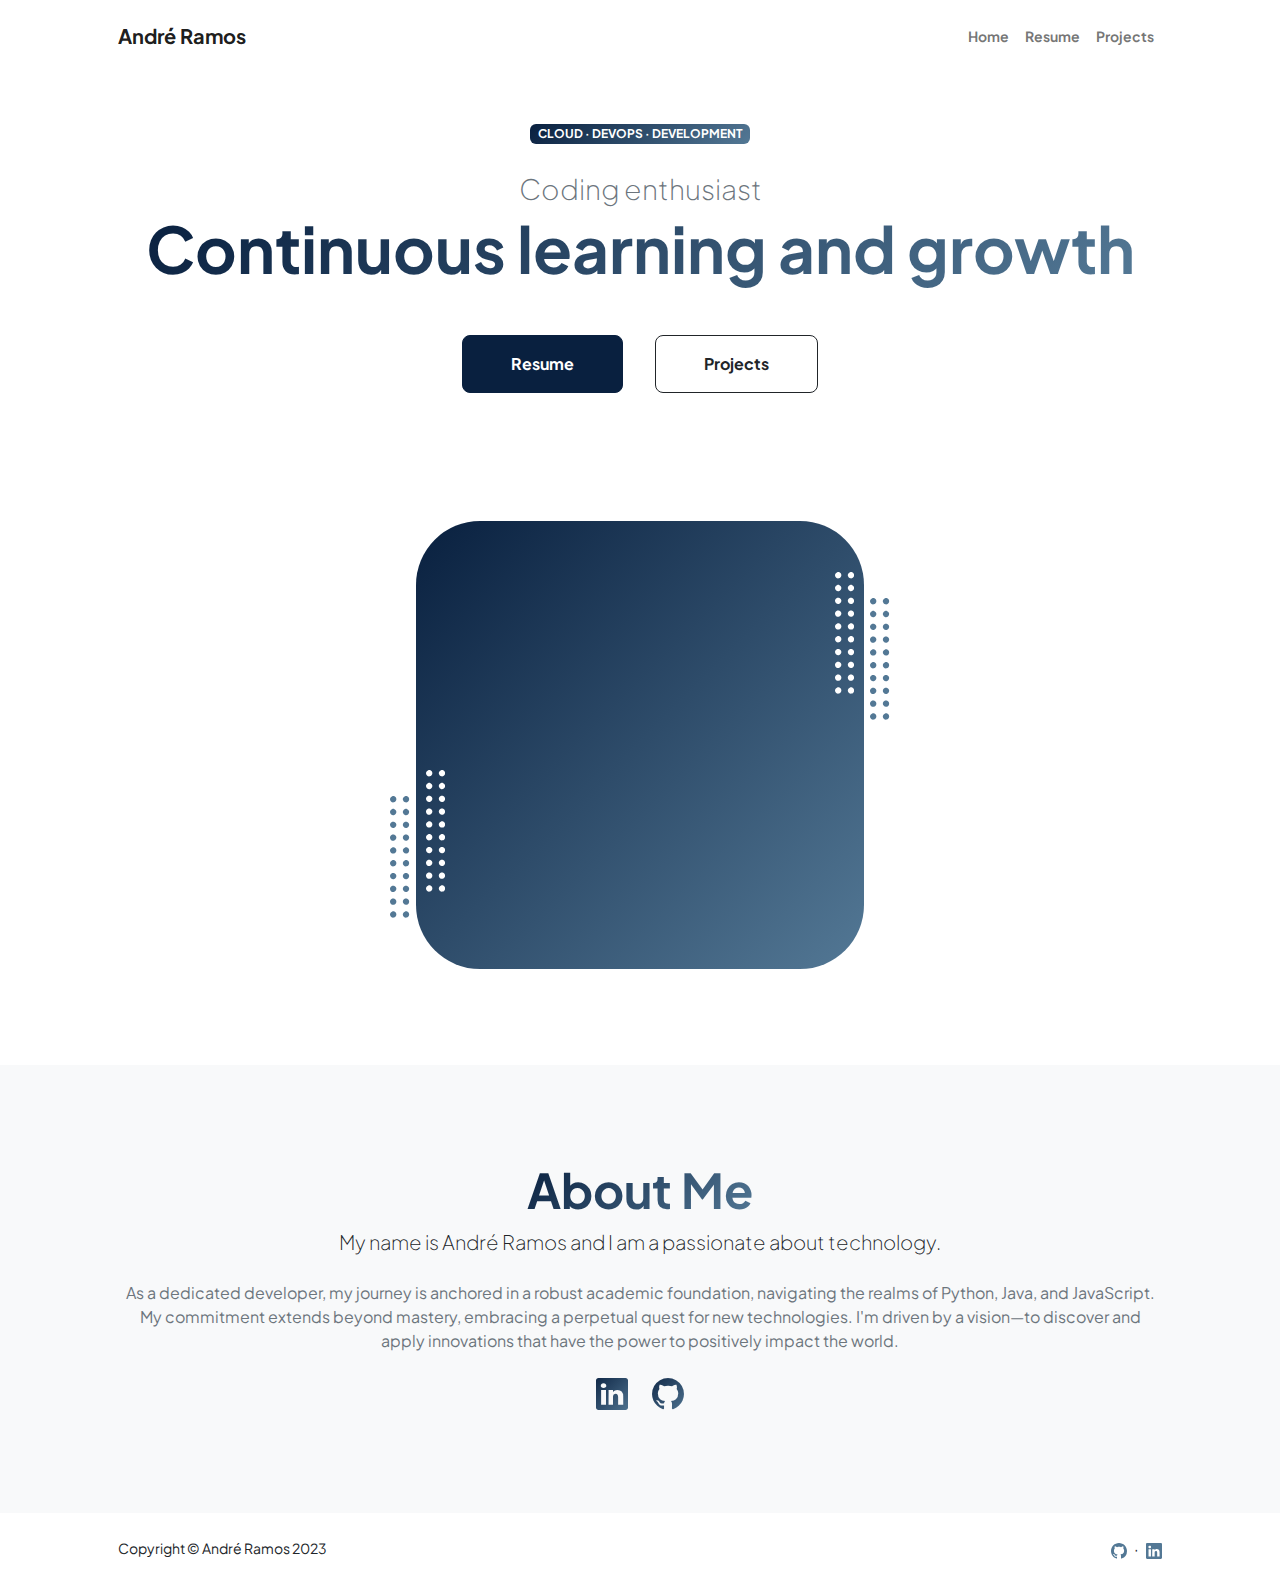
<file: index.html>
<!DOCTYPE html>
<html lang="en">
    <head>
        <meta charset="utf-8" />
        <meta name="viewport" content="width=device-width, initial-scale=1, shrink-to-fit=no" />
        <meta name="description" content="" />
        <meta name="author" content="" />
        <title>Portfolio - André Ramos</title>
        <!-- Favicon-->
        <link rel="icon" type="image/x-icon" href="assets/favicon.ico" />
        <!-- Custom Google font-->
        <link rel="preconnect" href="https://fonts.googleapis.com" />
        <link rel="preconnect" href="https://fonts.gstatic.com" crossorigin />
        <link href="https://fonts.googleapis.com/css2?family=Plus+Jakarta+Sans:wght@100;200;300;400;500;600;700;800;900&amp;display=swap" rel="stylesheet" />
        <!-- Bootstrap icons-->
        <link href="https://cdn.jsdelivr.net/npm/bootstrap-icons@1.8.1/font/bootstrap-icons.css" rel="stylesheet" />
        <!-- Core theme CSS (includes Bootstrap)-->
        <link href="css/styles.css" rel="stylesheet" />
    </head>
    <body class="d-flex flex-column h-100">
        <main class="flex-shrink-0">
            <!-- Navigation-->
            <nav class="navbar navbar-expand-lg navbar-light bg-white py-3">
                <div class="container px-5">
                    <a class="navbar-brand" href="index.html"><span class="fw-bolder text-primary">André Ramos</span></a>
                    <button class="navbar-toggler" type="button" data-bs-toggle="collapse" data-bs-target="#navbarSupportedContent" aria-controls="navbarSupportedContent" aria-expanded="false" aria-label="Toggle navigation"><span class="navbar-toggler-icon"></span></button>
                    <div class="collapse navbar-collapse" id="navbarSupportedContent">
                        <ul class="navbar-nav ms-auto mb-2 mb-lg-0 small fw-bolder">
                            <li class="nav-item"><a class="nav-link" href="index.html">Home</a></li>
                            <li class="nav-item"><a class="nav-link" href="resume.html">Resume</a></li>
                            <li class="nav-item"><a class="nav-link" href="projects.html">Projects</a></li>
                            <!-- <li class="nav-item"><a class="nav-link" href="contact.html">Contact</a></li>-->
                        </ul>
                    </div>
                </div>
            </nav>
            <!-- Header-->
            <header class="py-5">
                <div class="container px-5 pb-5">
                    <div class="row gx-5 align-items-center">
                        <div class="col-xxl-5">
                            <!-- Header text content-->
                            <div class="text-center text-xxl-start">
                                <div class="badge bg-gradient-primary-to-secondary text-white mb-4"><div class="text-uppercase">Cloud &middot; DevOps &middot; Development</div></div>
                                <div class="fs-3 fw-light text-muted">Coding enthusiast</div>
                                <h1 class="display-3 fw-bolder mb-5"><span class="text-gradient d-inline">Continuous learning and growth</span></h1>
                                <div class="d-grid gap-3 d-sm-flex justify-content-sm-center justify-content-xxl-start mb-3">
                                    <a class="btn btn-primary btn-lg px-5 py-3 me-sm-3 fs-6 fw-bolder" href="resume.html">Resume</a>
                                    <a class="btn btn-outline-dark btn-lg px-5 py-3 fs-6 fw-bolder" href="projects.html">Projects</a>
                                </div>
                            </div>
                        </div>
                        <div class="col-xxl-7">
                            <!-- Header profile picture-->
                            <div class="d-flex justify-content-center mt-5 mt-xxl-0">
                                <div class="profile bg-gradient-primary-to-secondary">
                                    <!-- TIP: For best results, use a photo with a transparent background like the demo example below-->
                                    <!-- Watch a tutorial on how to do this on YouTube (link)-->
                                    <!-- <img class="profile-img" src="assets/profile.png" alt="..." /> -->
                                    <div class="dots-1">
                                        <!-- SVG Dots-->
                                        <svg version="1.1" xmlns="http://www.w3.org/2000/svg" xmlns:xlink="http://www.w3.org/1999/xlink" x="0px" y="0px" viewBox="0 0 191.6 1215.4" style="enable-background: new 0 0 191.6 1215.4" xml:space="preserve">
                                            <g transform="translate(0.000000,1280.000000) scale(0.100000,-0.100000)">
                                                <path d="M227.7,12788.6c-105-35-200-141-222-248c-43-206,163-412,369-369c155,32,275,190,260,339c-11,105-90,213-190,262        C383.7,12801.6,289.7,12808.6,227.7,12788.6z"></path>
                                                <path d="M1507.7,12788.6c-151-50-253-216-222-362c25-119,136-230,254-255c194-41,395,142,375,339c-11,105-90,213-190,262        C1663.7,12801.6,1569.7,12808.6,1507.7,12788.6z"></path>
                                                <path d="M227.7,11508.6c-105-35-200-141-222-248c-43-206,163-412,369-369c155,32,275,190,260,339c-11,105-90,213-190,262        C383.7,11521.6,289.7,11528.6,227.7,11508.6z"></path>
                                                <path d="M1507.7,11508.6c-151-50-253-216-222-362c25-119,136-230,254-255c194-41,395,142,375,339c-11,105-90,213-190,262        C1663.7,11521.6,1569.7,11528.6,1507.7,11508.6z"></path>
                                                <path d="M227.7,10228.6c-105-35-200-141-222-248c-43-206,163-412,369-369c155,32,275,190,260,339c-11,105-90,213-190,262        C383.7,10241.6,289.7,10248.6,227.7,10228.6z"></path>
                                                <path d="M1507.7,10228.6c-105-35-200-141-222-248c-43-206,163-412,369-369c155,32,275,190,260,339c-11,105-90,213-190,262        C1663.7,10241.6,1569.7,10248.6,1507.7,10228.6z"></path>
                                                <path d="M227.7,8948.6c-105-35-200-141-222-248c-43-206,163-412,369-369c155,32,275,190,260,339c-11,105-90,213-190,262        C383.7,8961.6,289.7,8968.6,227.7,8948.6z"></path>
                                                <path d="M1507.7,8948.6c-105-35-200-141-222-248c-43-206,163-412,369-369c155,32,275,190,260,339c-11,105-90,213-190,262        C1663.7,8961.6,1569.7,8968.6,1507.7,8948.6z"></path>
                                                <path d="M227.7,7668.6c-105-35-200-141-222-248c-43-206,163-412,369-369c155,32,275,190,260,339c-11,105-90,213-190,262        C383.7,7681.6,289.7,7688.6,227.7,7668.6z"></path>
                                                <path d="M1507.7,7668.6c-105-35-200-141-222-248c-43-206,163-412,369-369c155,32,275,190,260,339c-11,105-90,213-190,262        C1663.7,7681.6,1569.7,7688.6,1507.7,7668.6z"></path>
                                                <path d="M227.7,6388.6c-105-35-200-141-222-248c-43-206,163-412,369-369c155,32,275,190,260,339c-11,105-90,213-190,262        C383.7,6401.6,289.7,6408.6,227.7,6388.6z"></path>
                                                <path d="M1507.7,6388.6c-105-35-200-141-222-248c-43-206,163-412,369-369c155,32,275,190,260,339c-11,105-90,213-190,262        C1663.7,6401.6,1569.7,6408.6,1507.7,6388.6z"></path>
                                                <path d="M227.7,5108.6c-105-35-200-141-222-248c-43-206,163-412,369-369c155,32,275,190,260,339c-11,105-90,213-190,262        C383.7,5121.6,289.7,5128.6,227.7,5108.6z"></path>
                                                <path d="M1507.7,5108.6c-105-35-200-141-222-248c-43-206,163-412,369-369c155,32,275,190,260,339c-11,105-90,213-190,262        C1663.7,5121.6,1569.7,5128.6,1507.7,5108.6z"></path>
                                                <path d="M227.7,3828.6c-105-35-200-141-222-248c-43-206,163-412,369-369c155,32,275,190,260,339c-11,105-90,213-190,262        C383.7,3841.6,289.7,3848.6,227.7,3828.6z"></path>
                                                <path d="M1507.7,3828.6c-105-35-200-141-222-248c-43-206,163-412,369-369c155,32,275,190,260,339c-11,105-90,213-190,262        C1663.7,3841.6,1569.7,3848.6,1507.7,3828.6z"></path>
                                                <path d="M227.7,2548.6c-105-35-200-141-222-248c-43-206,163-412,369-369c155,32,275,190,260,339c-11,105-90,213-190,262        C383.7,2561.6,289.7,2568.6,227.7,2548.6z"></path>
                                                <path d="M1507.7,2548.6c-105-35-200-141-222-248c-43-206,163-412,369-369c155,32,275,190,260,339c-11,105-90,213-190,262        C1663.7,2561.6,1569.7,2568.6,1507.7,2548.6z"></path>
                                                <path d="M227.7,1268.6c-105-35-200-141-222-248c-43-206,163-412,369-369c155,32,275,190,260,339c-11,105-90,213-190,262        C383.7,1281.6,289.7,1288.6,227.7,1268.6z"></path>
                                                <path d="M1507.7,1268.6c-105-35-200-141-222-248c-43-206,163-412,369-369c155,32,275,190,260,339c-11,105-90,213-190,262        C1663.7,1281.6,1569.7,1288.6,1507.7,1268.6z"></path>
                                            </g>
                                        </svg>
                                        <!-- END of SVG dots-->
                                    </div>
                                    <div class="dots-2">
                                        <!-- SVG Dots-->
                                        <svg version="1.1" xmlns="http://www.w3.org/2000/svg" xmlns:xlink="http://www.w3.org/1999/xlink" x="0px" y="0px" viewBox="0 0 191.6 1215.4" style="enable-background: new 0 0 191.6 1215.4" xml:space="preserve">
                                            <g transform="translate(0.000000,1280.000000) scale(0.100000,-0.100000)">
                                                <path d="M227.7,12788.6c-105-35-200-141-222-248c-43-206,163-412,369-369c155,32,275,190,260,339c-11,105-90,213-190,262        C383.7,12801.6,289.7,12808.6,227.7,12788.6z"></path>
                                                <path d="M1507.7,12788.6c-151-50-253-216-222-362c25-119,136-230,254-255c194-41,395,142,375,339c-11,105-90,213-190,262        C1663.7,12801.6,1569.7,12808.6,1507.7,12788.6z"></path>
                                                <path d="M227.7,11508.6c-105-35-200-141-222-248c-43-206,163-412,369-369c155,32,275,190,260,339c-11,105-90,213-190,262        C383.7,11521.6,289.7,11528.6,227.7,11508.6z"></path>
                                                <path d="M1507.7,11508.6c-151-50-253-216-222-362c25-119,136-230,254-255c194-41,395,142,375,339c-11,105-90,213-190,262        C1663.7,11521.6,1569.7,11528.6,1507.7,11508.6z"></path>
                                                <path d="M227.7,10228.6c-105-35-200-141-222-248c-43-206,163-412,369-369c155,32,275,190,260,339c-11,105-90,213-190,262        C383.7,10241.6,289.7,10248.6,227.7,10228.6z"></path>
                                                <path d="M1507.7,10228.6c-105-35-200-141-222-248c-43-206,163-412,369-369c155,32,275,190,260,339c-11,105-90,213-190,262        C1663.7,10241.6,1569.7,10248.6,1507.7,10228.6z"></path>
                                                <path d="M227.7,8948.6c-105-35-200-141-222-248c-43-206,163-412,369-369c155,32,275,190,260,339c-11,105-90,213-190,262        C383.7,8961.6,289.7,8968.6,227.7,8948.6z"></path>
                                                <path d="M1507.7,8948.6c-105-35-200-141-222-248c-43-206,163-412,369-369c155,32,275,190,260,339c-11,105-90,213-190,262        C1663.7,8961.6,1569.7,8968.6,1507.7,8948.6z"></path>
                                                <path d="M227.7,7668.6c-105-35-200-141-222-248c-43-206,163-412,369-369c155,32,275,190,260,339c-11,105-90,213-190,262        C383.7,7681.6,289.7,7688.6,227.7,7668.6z"></path>
                                                <path d="M1507.7,7668.6c-105-35-200-141-222-248c-43-206,163-412,369-369c155,32,275,190,260,339c-11,105-90,213-190,262        C1663.7,7681.6,1569.7,7688.6,1507.7,7668.6z"></path>
                                                <path d="M227.7,6388.6c-105-35-200-141-222-248c-43-206,163-412,369-369c155,32,275,190,260,339c-11,105-90,213-190,262        C383.7,6401.6,289.7,6408.6,227.7,6388.6z"></path>
                                                <path d="M1507.7,6388.6c-105-35-200-141-222-248c-43-206,163-412,369-369c155,32,275,190,260,339c-11,105-90,213-190,262        C1663.7,6401.6,1569.7,6408.6,1507.7,6388.6z"></path>
                                                <path d="M227.7,5108.6c-105-35-200-141-222-248c-43-206,163-412,369-369c155,32,275,190,260,339c-11,105-90,213-190,262        C383.7,5121.6,289.7,5128.6,227.7,5108.6z"></path>
                                                <path d="M1507.7,5108.6c-105-35-200-141-222-248c-43-206,163-412,369-369c155,32,275,190,260,339c-11,105-90,213-190,262        C1663.7,5121.6,1569.7,5128.6,1507.7,5108.6z"></path>
                                                <path d="M227.7,3828.6c-105-35-200-141-222-248c-43-206,163-412,369-369c155,32,275,190,260,339c-11,105-90,213-190,262        C383.7,3841.6,289.7,3848.6,227.7,3828.6z"></path>
                                                <path d="M1507.7,3828.6c-105-35-200-141-222-248c-43-206,163-412,369-369c155,32,275,190,260,339c-11,105-90,213-190,262        C1663.7,3841.6,1569.7,3848.6,1507.7,3828.6z"></path>
                                                <path d="M227.7,2548.6c-105-35-200-141-222-248c-43-206,163-412,369-369c155,32,275,190,260,339c-11,105-90,213-190,262        C383.7,2561.6,289.7,2568.6,227.7,2548.6z"></path>
                                                <path d="M1507.7,2548.6c-105-35-200-141-222-248c-43-206,163-412,369-369c155,32,275,190,260,339c-11,105-90,213-190,262        C1663.7,2561.6,1569.7,2568.6,1507.7,2548.6z"></path>
                                                <path d="M227.7,1268.6c-105-35-200-141-222-248c-43-206,163-412,369-369c155,32,275,190,260,339c-11,105-90,213-190,262        C383.7,1281.6,289.7,1288.6,227.7,1268.6z"></path>
                                                <path d="M1507.7,1268.6c-105-35-200-141-222-248c-43-206,163-412,369-369c155,32,275,190,260,339c-11,105-90,213-190,262        C1663.7,1281.6,1569.7,1288.6,1507.7,1268.6z"></path>
                                            </g>
                                        </svg>
                                        <!-- END of SVG dots-->
                                    </div>
                                    <div class="dots-3">
                                        <!-- SVG Dots-->
                                        <svg version="1.1" xmlns="http://www.w3.org/2000/svg" xmlns:xlink="http://www.w3.org/1999/xlink" x="0px" y="0px" viewBox="0 0 191.6 1215.4" style="enable-background: new 0 0 191.6 1215.4" xml:space="preserve">
                                            <g transform="translate(0.000000,1280.000000) scale(0.100000,-0.100000)">
                                                <path d="M227.7,12788.6c-105-35-200-141-222-248c-43-206,163-412,369-369c155,32,275,190,260,339c-11,105-90,213-190,262        C383.7,12801.6,289.7,12808.6,227.7,12788.6z"></path>
                                                <path d="M1507.7,12788.6c-151-50-253-216-222-362c25-119,136-230,254-255c194-41,395,142,375,339c-11,105-90,213-190,262        C1663.7,12801.6,1569.7,12808.6,1507.7,12788.6z"></path>
                                                <path d="M227.7,11508.6c-105-35-200-141-222-248c-43-206,163-412,369-369c155,32,275,190,260,339c-11,105-90,213-190,262        C383.7,11521.6,289.7,11528.6,227.7,11508.6z"></path>
                                                <path d="M1507.7,11508.6c-151-50-253-216-222-362c25-119,136-230,254-255c194-41,395,142,375,339c-11,105-90,213-190,262        C1663.7,11521.6,1569.7,11528.6,1507.7,11508.6z"></path>
                                                <path d="M227.7,10228.6c-105-35-200-141-222-248c-43-206,163-412,369-369c155,32,275,190,260,339c-11,105-90,213-190,262        C383.7,10241.6,289.7,10248.6,227.7,10228.6z"></path>
                                                <path d="M1507.7,10228.6c-105-35-200-141-222-248c-43-206,163-412,369-369c155,32,275,190,260,339c-11,105-90,213-190,262        C1663.7,10241.6,1569.7,10248.6,1507.7,10228.6z"></path>
                                                <path d="M227.7,8948.6c-105-35-200-141-222-248c-43-206,163-412,369-369c155,32,275,190,260,339c-11,105-90,213-190,262        C383.7,8961.6,289.7,8968.6,227.7,8948.6z"></path>
                                                <path d="M1507.7,8948.6c-105-35-200-141-222-248c-43-206,163-412,369-369c155,32,275,190,260,339c-11,105-90,213-190,262        C1663.7,8961.6,1569.7,8968.6,1507.7,8948.6z"></path>
                                                <path d="M227.7,7668.6c-105-35-200-141-222-248c-43-206,163-412,369-369c155,32,275,190,260,339c-11,105-90,213-190,262        C383.7,7681.6,289.7,7688.6,227.7,7668.6z"></path>
                                                <path d="M1507.7,7668.6c-105-35-200-141-222-248c-43-206,163-412,369-369c155,32,275,190,260,339c-11,105-90,213-190,262        C1663.7,7681.6,1569.7,7688.6,1507.7,7668.6z"></path>
                                                <path d="M227.7,6388.6c-105-35-200-141-222-248c-43-206,163-412,369-369c155,32,275,190,260,339c-11,105-90,213-190,262        C383.7,6401.6,289.7,6408.6,227.7,6388.6z"></path>
                                                <path d="M1507.7,6388.6c-105-35-200-141-222-248c-43-206,163-412,369-369c155,32,275,190,260,339c-11,105-90,213-190,262        C1663.7,6401.6,1569.7,6408.6,1507.7,6388.6z"></path>
                                                <path d="M227.7,5108.6c-105-35-200-141-222-248c-43-206,163-412,369-369c155,32,275,190,260,339c-11,105-90,213-190,262        C383.7,5121.6,289.7,5128.6,227.7,5108.6z"></path>
                                                <path d="M1507.7,5108.6c-105-35-200-141-222-248c-43-206,163-412,369-369c155,32,275,190,260,339c-11,105-90,213-190,262        C1663.7,5121.6,1569.7,5128.6,1507.7,5108.6z"></path>
                                                <path d="M227.7,3828.6c-105-35-200-141-222-248c-43-206,163-412,369-369c155,32,275,190,260,339c-11,105-90,213-190,262        C383.7,3841.6,289.7,3848.6,227.7,3828.6z"></path>
                                                <path d="M1507.7,3828.6c-105-35-200-141-222-248c-43-206,163-412,369-369c155,32,275,190,260,339c-11,105-90,213-190,262        C1663.7,3841.6,1569.7,3848.6,1507.7,3828.6z"></path>
                                                <path d="M227.7,2548.6c-105-35-200-141-222-248c-43-206,163-412,369-369c155,32,275,190,260,339c-11,105-90,213-190,262        C383.7,2561.6,289.7,2568.6,227.7,2548.6z"></path>
                                                <path d="M1507.7,2548.6c-105-35-200-141-222-248c-43-206,163-412,369-369c155,32,275,190,260,339c-11,105-90,213-190,262        C1663.7,2561.6,1569.7,2568.6,1507.7,2548.6z"></path>
                                                <path d="M227.7,1268.6c-105-35-200-141-222-248c-43-206,163-412,369-369c155,32,275,190,260,339c-11,105-90,213-190,262        C383.7,1281.6,289.7,1288.6,227.7,1268.6z"></path>
                                                <path d="M1507.7,1268.6c-105-35-200-141-222-248c-43-206,163-412,369-369c155,32,275,190,260,339c-11,105-90,213-190,262        C1663.7,1281.6,1569.7,1288.6,1507.7,1268.6z"></path>
                                            </g>
                                        </svg>
                                        <!-- END of SVG dots-->
                                    </div>
                                    <div class="dots-4">
                                        <!-- SVG Dots-->
                                        <svg version="1.1" xmlns="http://www.w3.org/2000/svg" xmlns:xlink="http://www.w3.org/1999/xlink" x="0px" y="0px" viewBox="0 0 191.6 1215.4" style="enable-background: new 0 0 191.6 1215.4" xml:space="preserve">
                                            <g transform="translate(0.000000,1280.000000) scale(0.100000,-0.100000)">
                                                <path d="M227.7,12788.6c-105-35-200-141-222-248c-43-206,163-412,369-369c155,32,275,190,260,339c-11,105-90,213-190,262        C383.7,12801.6,289.7,12808.6,227.7,12788.6z"></path>
                                                <path d="M1507.7,12788.6c-151-50-253-216-222-362c25-119,136-230,254-255c194-41,395,142,375,339c-11,105-90,213-190,262        C1663.7,12801.6,1569.7,12808.6,1507.7,12788.6z"></path>
                                                <path d="M227.7,11508.6c-105-35-200-141-222-248c-43-206,163-412,369-369c155,32,275,190,260,339c-11,105-90,213-190,262        C383.7,11521.6,289.7,11528.6,227.7,11508.6z"></path>
                                                <path d="M1507.7,11508.6c-151-50-253-216-222-362c25-119,136-230,254-255c194-41,395,142,375,339c-11,105-90,213-190,262        C1663.7,11521.6,1569.7,11528.6,1507.7,11508.6z"></path>
                                                <path d="M227.7,10228.6c-105-35-200-141-222-248c-43-206,163-412,369-369c155,32,275,190,260,339c-11,105-90,213-190,262        C383.7,10241.6,289.7,10248.6,227.7,10228.6z"></path>
                                                <path d="M1507.7,10228.6c-105-35-200-141-222-248c-43-206,163-412,369-369c155,32,275,190,260,339c-11,105-90,213-190,262        C1663.7,10241.6,1569.7,10248.6,1507.7,10228.6z"></path>
                                                <path d="M227.7,8948.6c-105-35-200-141-222-248c-43-206,163-412,369-369c155,32,275,190,260,339c-11,105-90,213-190,262        C383.7,8961.6,289.7,8968.6,227.7,8948.6z"></path>
                                                <path d="M1507.7,8948.6c-105-35-200-141-222-248c-43-206,163-412,369-369c155,32,275,190,260,339c-11,105-90,213-190,262        C1663.7,8961.6,1569.7,8968.6,1507.7,8948.6z"></path>
                                                <path d="M227.7,7668.6c-105-35-200-141-222-248c-43-206,163-412,369-369c155,32,275,190,260,339c-11,105-90,213-190,262        C383.7,7681.6,289.7,7688.6,227.7,7668.6z"></path>
                                                <path d="M1507.7,7668.6c-105-35-200-141-222-248c-43-206,163-412,369-369c155,32,275,190,260,339c-11,105-90,213-190,262        C1663.7,7681.6,1569.7,7688.6,1507.7,7668.6z"></path>
                                                <path d="M227.7,6388.6c-105-35-200-141-222-248c-43-206,163-412,369-369c155,32,275,190,260,339c-11,105-90,213-190,262        C383.7,6401.6,289.7,6408.6,227.7,6388.6z"></path>
                                                <path d="M1507.7,6388.6c-105-35-200-141-222-248c-43-206,163-412,369-369c155,32,275,190,260,339c-11,105-90,213-190,262        C1663.7,6401.6,1569.7,6408.6,1507.7,6388.6z"></path>
                                                <path d="M227.7,5108.6c-105-35-200-141-222-248c-43-206,163-412,369-369c155,32,275,190,260,339c-11,105-90,213-190,262        C383.7,5121.6,289.7,5128.6,227.7,5108.6z"></path>
                                                <path d="M1507.7,5108.6c-105-35-200-141-222-248c-43-206,163-412,369-369c155,32,275,190,260,339c-11,105-90,213-190,262        C1663.7,5121.6,1569.7,5128.6,1507.7,5108.6z"></path>
                                                <path d="M227.7,3828.6c-105-35-200-141-222-248c-43-206,163-412,369-369c155,32,275,190,260,339c-11,105-90,213-190,262        C383.7,3841.6,289.7,3848.6,227.7,3828.6z"></path>
                                                <path d="M1507.7,3828.6c-105-35-200-141-222-248c-43-206,163-412,369-369c155,32,275,190,260,339c-11,105-90,213-190,262        C1663.7,3841.6,1569.7,3848.6,1507.7,3828.6z"></path>
                                                <path d="M227.7,2548.6c-105-35-200-141-222-248c-43-206,163-412,369-369c155,32,275,190,260,339c-11,105-90,213-190,262        C383.7,2561.6,289.7,2568.6,227.7,2548.6z"></path>
                                                <path d="M1507.7,2548.6c-105-35-200-141-222-248c-43-206,163-412,369-369c155,32,275,190,260,339c-11,105-90,213-190,262        C1663.7,2561.6,1569.7,2568.6,1507.7,2548.6z"></path>
                                                <path d="M227.7,1268.6c-105-35-200-141-222-248c-43-206,163-412,369-369c155,32,275,190,260,339c-11,105-90,213-190,262        C383.7,1281.6,289.7,1288.6,227.7,1268.6z"></path>
                                                <path d="M1507.7,1268.6c-105-35-200-141-222-248c-43-206,163-412,369-369c155,32,275,190,260,339c-11,105-90,213-190,262        C1663.7,1281.6,1569.7,1288.6,1507.7,1268.6z"></path>
                                            </g>
                                        </svg>
                                        <!-- END of SVG dots-->
                                    </div>
                                </div>
                            </div>
                        </div>
                    </div>
                </div>
            </header>
            <!-- About Section-->
            <section class="bg-light py-5">
                <div class="container px-5">
                    <div class="row gx-5 justify-content-center">
                        <div class="col-xxl-8">
                            <div class="text-center my-5">
                                <h2 class="display-5 fw-bolder"><span class="text-gradient d-inline">About Me</span></h2>
                                <p class="lead fw-light mb-4">My name is André Ramos and I am a passionate about technology.</p>
                                <p class="text-muted">As a dedicated developer, my journey is anchored in a robust academic foundation, navigating the realms of Python, Java, and JavaScript. My commitment extends beyond mastery, embracing a perpetual quest for new technologies. I'm driven by a vision—to discover and apply innovations that have the power to positively impact the world.</p>
                                <div class="d-flex justify-content-center fs-2 gap-4">
                                    
                                    <a class="text-gradient" href="https://www.linkedin.com/in/andre-tavares-ramos/"><i class="bi bi-linkedin"></i></a>
                                    <a class="text-gradient" href="https://github.com/AndreR10"><i class="bi bi-github"></i></a>
                                </div>
                            </div>
                        </div>
                    </div>
                </div>
            </section>
        </main>
        <!-- Footer-->
        <footer class="bg-white py-4 mt-auto">
            <div class="container px-5">
                <div class="row align-items-center justify-content-between flex-column flex-sm-row">
                    <div class="col-auto"><div class="small m-0">Copyright &copy; André Ramos 2023</div></div>
                    <div class="col-auto">
                        <a class="small text-decoration-none" href="https://github.com/AndreR10"><svg xmlns="http://www.w3.org/2000/svg" width="16" height="16" fill="currentColor" class="bi bi-github" viewBox="0 0 16 16">
                            <path d="M8 0C3.58 0 0 3.58 0 8c0 3.54 2.29 6.53 5.47 7.59.4.07.55-.17.55-.38 0-.19-.01-.82-.01-1.49-2.01.37-2.53-.49-2.69-.94-.09-.23-.48-.94-.82-1.13-.28-.15-.68-.52-.01-.53.63-.01 1.08.58 1.23.82.72 1.21 1.87.87 2.33.66.07-.52.28-.87.51-1.07-1.78-.2-3.64-.89-3.64-3.95 0-.87.31-1.59.82-2.15-.08-.2-.36-1.02.08-2.12 0 0 .67-.21 2.2.82.64-.18 1.32-.27 2-.27.68 0 1.36.09 2 .27 1.53-1.04 2.2-.82 2.2-.82.44 1.1.16 1.92.08 2.12.51.56.82 1.27.82 2.15 0 3.07-1.87 3.75-3.65 3.95.29.25.54.73.54 1.48 0 1.07-.01 1.93-.01 2.2 0 .21.15.46.55.38A8.012 8.012 0 0 0 16 8c0-4.42-3.58-8-8-8"></path>
                          </svg></a>
                        <span class="mx-1">&middot;</span>
                        <a class="small" href="https://www.linkedin.com/in/andre-tavares-ramos/"><svg xmlns="http://www.w3.org/2000/svg" width="16" height="16" fill="currentColor" class="bi bi-linkedin" viewBox="0 0 16 16">
                            <path d="M0 1.146C0 .513.526 0 1.175 0h13.65C15.474 0 16 .513 16 1.146v13.708c0 .633-.526 1.146-1.175 1.146H1.175C.526 16 0 15.487 0 14.854V1.146zm4.943 12.248V6.169H2.542v7.225h2.401m-1.2-8.212c.837 0 1.358-.554 1.358-1.248-.015-.709-.52-1.248-1.342-1.248-.822 0-1.359.54-1.359 1.248 0 .694.521 1.248 1.327 1.248h.016zm4.908 8.212V9.359c0-.216.016-.432.08-.586.173-.431.568-.878 1.232-.878.869 0 1.216.662 1.216 1.634v3.865h2.401V9.25c0-2.22-1.184-3.252-2.764-3.252-1.274 0-1.845.7-2.165 1.193v.025h-.016a5.54 5.54 0 0 1 .016-.025V6.169h-2.4c.03.678 0 7.225 0 7.225h2.4"></path>
                          </svg></a>
                    </div>
                </div>
            </div>
        </footer>
        <!-- Bootstrap core JS-->
        <script src="https://cdn.jsdelivr.net/npm/bootstrap@5.2.3/dist/js/bootstrap.bundle.min.js"></script>
        <!-- Core theme JS-->
        <script src="js/scripts.js"></script>
    </body>
</html>
</file>
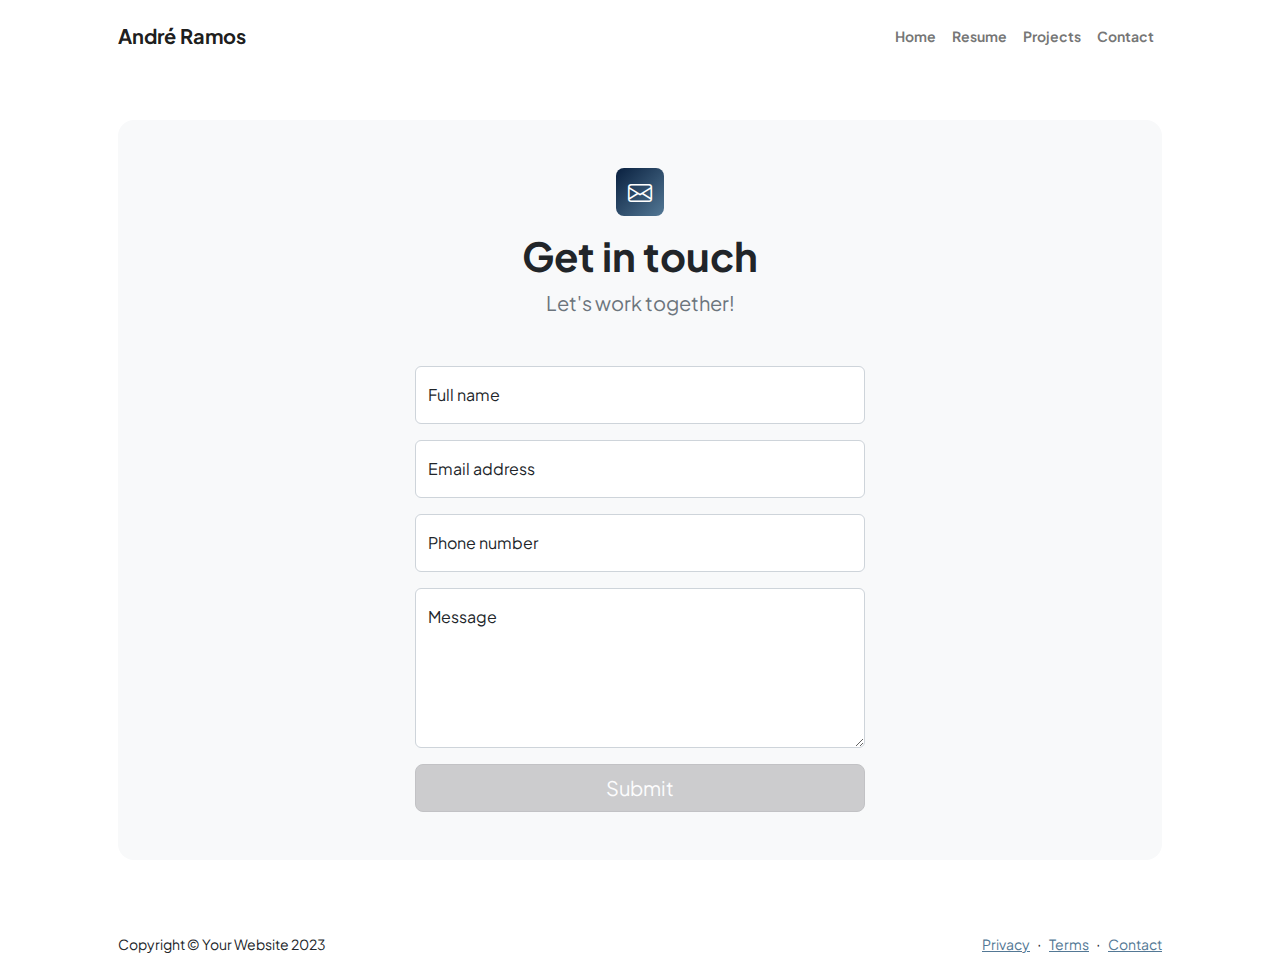
<file: contact.html>
<!DOCTYPE html>
<html lang="en">
    <head>
        <meta charset="utf-8" />
        <meta name="viewport" content="width=device-width, initial-scale=1, shrink-to-fit=no" />
        <meta name="description" content />
        <meta name="author" content />
        <title>Portfolio - André Ramos</title>
        <!-- Favicon-->
        <link rel="icon" type="image/x-icon" href="assets/favicon.ico" />
        <!-- Custom Google font-->
        <link rel="preconnect" href="https://fonts.googleapis.com" />
        <link rel="preconnect" href="https://fonts.gstatic.com" crossorigin />
        <link href="https://fonts.googleapis.com/css2?family=Plus+Jakarta+Sans:wght@100;200;300;400;500;600;700;800;900&amp;display=swap" rel="stylesheet" />
        <!-- Bootstrap icons-->
        <link href="https://cdn.jsdelivr.net/npm/bootstrap-icons@1.8.1/font/bootstrap-icons.css" rel="stylesheet" />
        <!-- Core theme CSS (includes Bootstrap)-->
        <link href="css/styles.css" rel="stylesheet" />
    </head>
    <body class="d-flex flex-column">
        <main class="flex-shrink-0">
            <!-- Navigation-->
            <nav class="navbar navbar-expand-lg navbar-light bg-white py-3">
                <div class="container px-5">
                    <a class="navbar-brand" href="index.html"><span class="fw-bolder text-primary">André Ramos</span></a>
                    <button class="navbar-toggler" type="button" data-bs-toggle="collapse" data-bs-target="#navbarSupportedContent" aria-controls="navbarSupportedContent" aria-expanded="false" aria-label="Toggle navigation"><span class="navbar-toggler-icon"></span></button>
                    <div class="collapse navbar-collapse" id="navbarSupportedContent">
                        <ul class="navbar-nav ms-auto mb-2 mb-lg-0 small fw-bolder">
                            <li class="nav-item"><a class="nav-link" href="index.html">Home</a></li>
                            <li class="nav-item"><a class="nav-link" href="resume.html">Resume</a></li>
                            <li class="nav-item"><a class="nav-link" href="projects.html">Projects</a></li>
                            <li class="nav-item"><a class="nav-link" href="contact.html">Contact</a></li>
                        </ul>
                    </div>
                </div>
            </nav>
            <!-- Page content-->
            <section class="py-5">
                <div class="container px-5">
                    <!-- Contact form-->
                    <div class="bg-light rounded-4 py-5 px-4 px-md-5">
                        <div class="text-center mb-5">
                            <div class="feature bg-primary bg-gradient-primary-to-secondary text-white rounded-3 mb-3"><i class="bi bi-envelope"></i></div>
                            <h1 class="fw-bolder">Get in touch</h1>
                            <p class="lead fw-normal text-muted mb-0">Let's work together!</p>
                        </div>
                        <div class="row gx-5 justify-content-center">
                            <div class="col-lg-8 col-xl-6">
                                <!-- * * * * * * * * * * * * * * *-->
                                <!-- * * SB Forms Contact Form * *-->
                                <!-- * * * * * * * * * * * * * * *-->
                                <!-- This form is pre-integrated with SB Forms.-->
                                <!-- To make this form functional, sign up at-->
                                <!-- https://startbootstrap.com/solution/contact-forms-->
                                <!-- to get an API token!-->
                                <form id="contactForm" data-sb-form-api-token="API_TOKEN">
                                    <!-- Name input-->
                                    <div class="form-floating mb-3">
                                        <input class="form-control" id="name" type="text" placeholder="Enter your name..." data-sb-validations="required" />
                                        <label for="name">Full name</label>
                                        <div class="invalid-feedback" data-sb-feedback="name:required">A name is required.</div>
                                    </div>
                                    <!-- Email address input-->
                                    <div class="form-floating mb-3">
                                        <input class="form-control" id="email" type="email" placeholder="name@example.com" data-sb-validations="required,email" />
                                        <label for="email">Email address</label>
                                        <div class="invalid-feedback" data-sb-feedback="email:required">An email is required.</div>
                                        <div class="invalid-feedback" data-sb-feedback="email:email">Email is not valid.</div>
                                    </div>
                                    <!-- Phone number input-->
                                    <div class="form-floating mb-3">
                                        <input class="form-control" id="phone" type="tel" placeholder="(123) 456-7890" data-sb-validations="required" />
                                        <label for="phone">Phone number</label>
                                        <div class="invalid-feedback" data-sb-feedback="phone:required">A phone number is required.</div>
                                    </div>
                                    <!-- Message input-->
                                    <div class="form-floating mb-3">
                                        <textarea class="form-control" id="message" type="text" placeholder="Enter your message here..." style="height: 10rem" data-sb-validations="required"></textarea>
                                        <label for="message">Message</label>
                                        <div class="invalid-feedback" data-sb-feedback="message:required">A message is required.</div>
                                    </div>
                                    <!-- Submit success message-->
                                    <!---->
                                    <!-- This is what your users will see when the form-->
                                    <!-- has successfully submitted-->
                                    <div class="d-none" id="submitSuccessMessage">
                                        <div class="text-center mb-3">
                                            <div class="fw-bolder">Form submission successful!</div>
                                            To activate this form, sign up at
                                            <br />
                                            <a href="https://startbootstrap.com/solution/contact-forms">https://startbootstrap.com/solution/contact-forms</a>
                                        </div>
                                    </div>
                                    <!-- Submit error message-->
                                    <!---->
                                    <!-- This is what your users will see when there is-->
                                    <!-- an error submitting the form-->
                                    <div class="d-none" id="submitErrorMessage"><div class="text-center text-danger mb-3">Error sending message!</div></div>
                                    <!-- Submit Button-->
                                    <div class="d-grid"><button class="btn btn-primary btn-lg disabled" id="submitButton" type="submit">Submit</button></div>
                                </form>
                            </div>
                        </div>
                    </div>
                </div>
            </section>
        </main>
        <!-- Footer-->
        <footer class="bg-white py-4 mt-auto">
            <div class="container px-5">
                <div class="row align-items-center justify-content-between flex-column flex-sm-row">
                    <div class="col-auto"><div class="small m-0">Copyright &copy; Your Website 2023</div></div>
                    <div class="col-auto">
                        <a class="small" href="#!">Privacy</a>
                        <span class="mx-1">&middot;</span>
                        <a class="small" href="#!">Terms</a>
                        <span class="mx-1">&middot;</span>
                        <a class="small" href="#!">Contact</a>
                    </div>
                </div>
            </div>
        </footer>
        <!-- Bootstrap core JS-->
        <script src="https://cdn.jsdelivr.net/npm/bootstrap@5.2.3/dist/js/bootstrap.bundle.min.js"></script>
        <!-- Core theme JS-->
        <script src="js/scripts.js"></script>
        <!-- * * * * * * * * * * * * * * * * * * * * * * * * * * * * * * * * * * * * * * * *-->
        <!-- * *                               SB Forms JS                               * *-->
        <!-- * * Activate your form at https://startbootstrap.com/solution/contact-forms * *-->
        <!-- * * * * * * * * * * * * * * * * * * * * * * * * * * * * * * * * * * * * * * * *-->
        <script src="https://cdn.startbootstrap.com/sb-forms-latest.js"></script>
    </body>
</html>
</file>
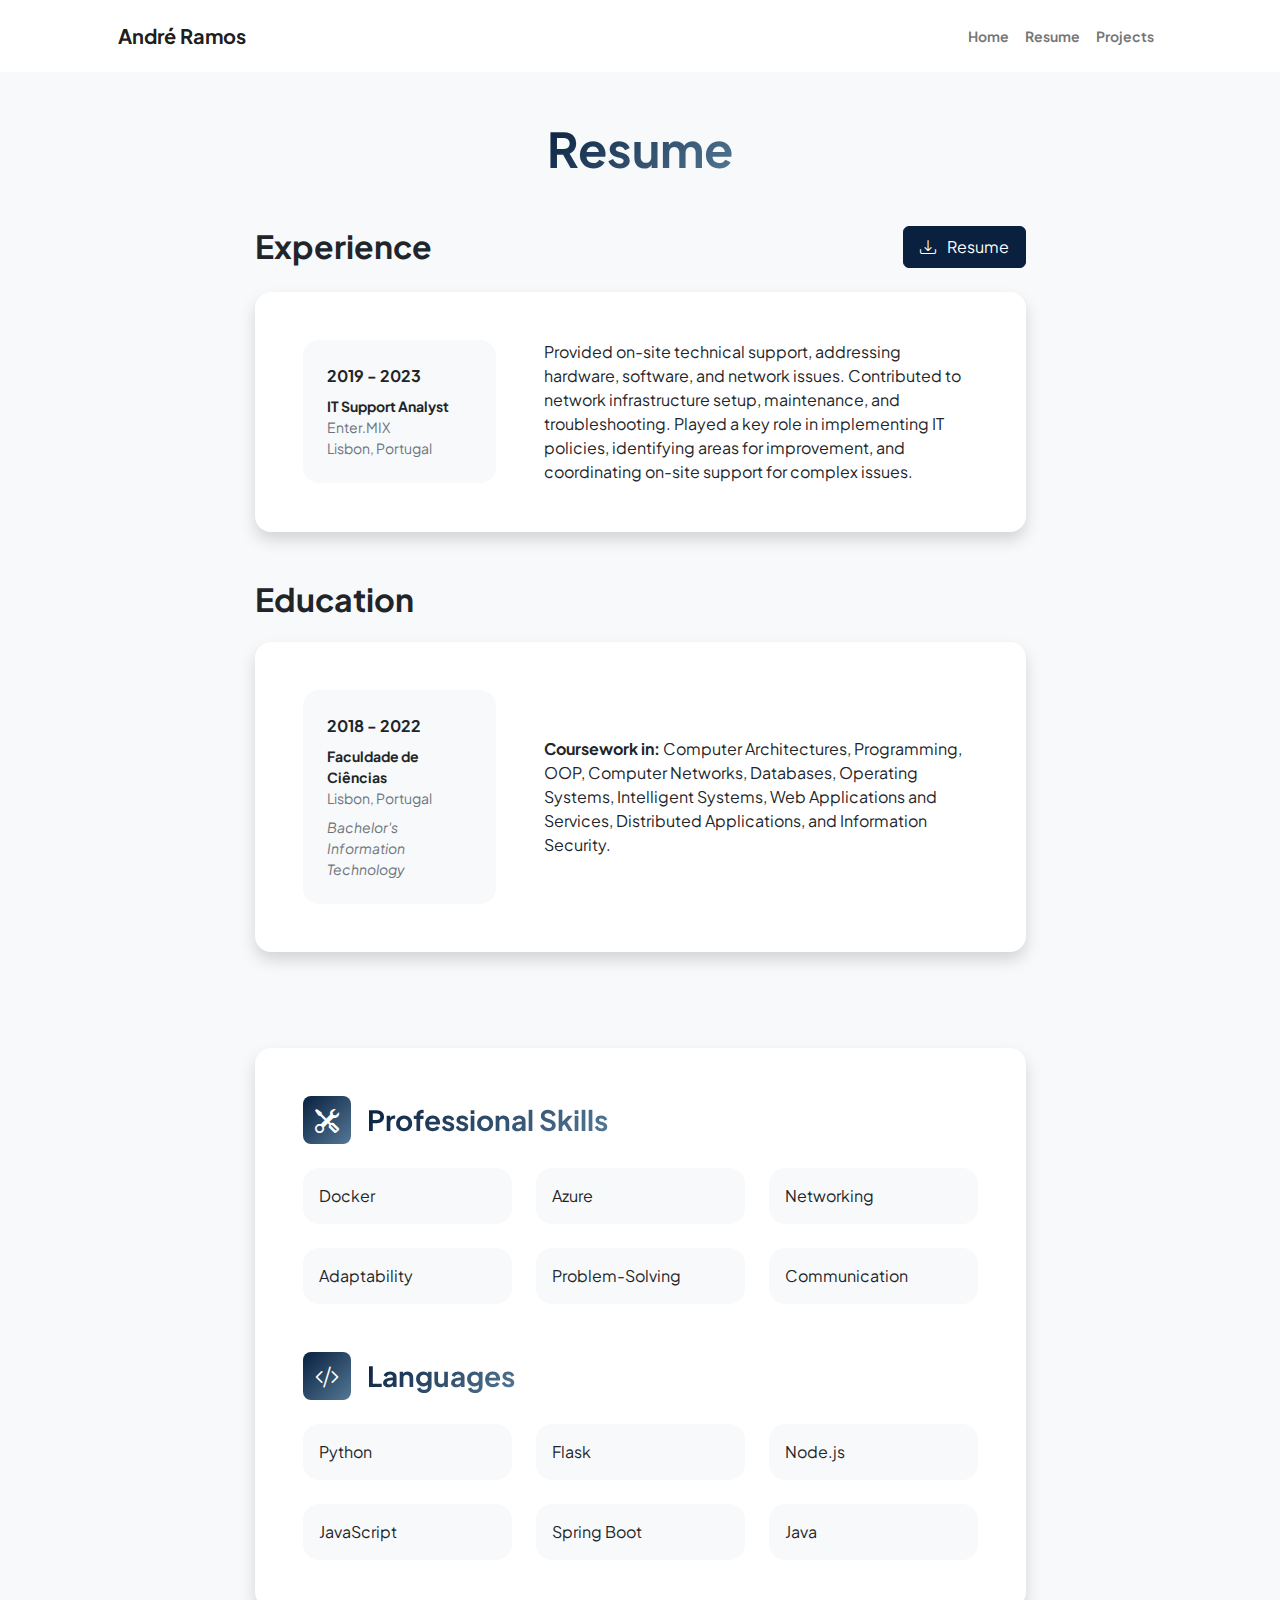
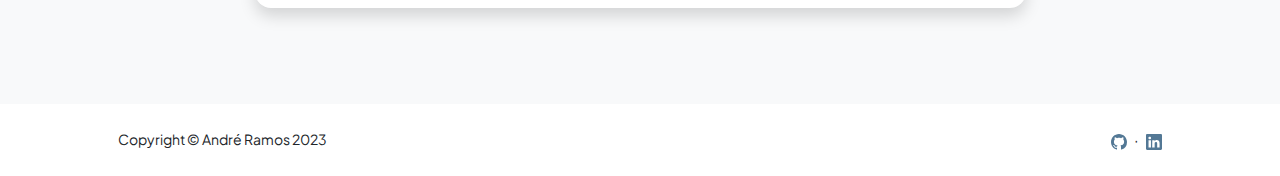
<file: resume.html>
<!DOCTYPE html>
<html lang="en">
    <head>
        <meta charset="utf-8" />
        <meta name="viewport" content="width=device-width, initial-scale=1, shrink-to-fit=no" />
        <meta name="description" content="" />
        <meta name="author" content="" />
        <title>Portfolio - André Ramos</title>
        <!-- Favicon-->
        <link rel="icon" type="image/x-icon" href="assets/favicon.ico" />
        <!-- Custom Google font-->
        <link rel="preconnect" href="https://fonts.googleapis.com" />
        <link rel="preconnect" href="https://fonts.gstatic.com" crossorigin />
        <link href="https://fonts.googleapis.com/css2?family=Plus+Jakarta+Sans:wght@100;200;300;400;500;600;700;800;900&amp;display=swap" rel="stylesheet" />
        <!-- Bootstrap icons-->
        <link href="https://cdn.jsdelivr.net/npm/bootstrap-icons@1.8.1/font/bootstrap-icons.css" rel="stylesheet" />
        <!-- Core theme CSS (includes Bootstrap)-->
        <link href="css/styles.css" rel="stylesheet" />
    </head>
    <body class="d-flex flex-column h-100 bg-light">
        <main class="flex-shrink-0">
            <!-- Navigation-->
            <nav class="navbar navbar-expand-lg navbar-light bg-white py-3">
                <div class="container px-5">
                    <a class="navbar-brand" href="index.html"><span class="fw-bolder text-primary">André Ramos</span></a>
                    <button class="navbar-toggler" type="button" data-bs-toggle="collapse" data-bs-target="#navbarSupportedContent" aria-controls="navbarSupportedContent" aria-expanded="false" aria-label="Toggle navigation"><span class="navbar-toggler-icon"></span></button>
                    <div class="collapse navbar-collapse" id="navbarSupportedContent">
                        <ul class="navbar-nav ms-auto mb-2 mb-lg-0 small fw-bolder">
                            <li class="nav-item"><a class="nav-link" href="index.html">Home</a></li>
                            <li class="nav-item"><a class="nav-link" href="resume.html">Resume</a></li>
                            <li class="nav-item"><a class="nav-link" href="projects.html">Projects</a></li>
                            <!--<li class="nav-item"><a class="nav-link" href="contact.html">Contact</a></li>-->
                        </ul>
                    </div>
                </div>
            </nav>
            <!-- Page Content-->
            <div class="container px-5 my-5">
                <div class="text-center mb-5">
                    <h1 class="display-5 fw-bolder mb-0"><span class="text-gradient d-inline">Resume</span></h1>
                </div>
                <div class="row gx-5 justify-content-center">
                    <div class="col-lg-11 col-xl-9 col-xxl-8">
                        <!-- Experience Section-->
                        <section>
                            <div class="d-flex align-items-center justify-content-between mb-4">
                                <h2 class="text-primary fw-bolder mb-0">Experience</h2>
                                <!-- Download resume button-->
                                <!-- Note: Set the link href target to a PDF file within your project-->
                                <a class="btn btn-primary px-3 py-2" href="./Andre Ramos - Resume.pdf" download="André Ramos - Resume" target="_blank">
                                    <div class="d-inline-block bi bi-download me-2"></div>
                                    Resume
                                </a>
                            </div>
                            <!-- Experience Card 1-->
                            <!--<div class="card shadow border-0 rounded-4 mb-5">
                                <div class="card-body p-5">
                                    <div class="row align-items-center gx-5">
                                        <div class="col text-center text-lg-start mb-4 mb-lg-0">
                                            <div class="bg-light p-4 rounded-4">
                                                <div class="text-primary fw-bolder mb-2">2023 - Present</div>
                                                <div class="small fw-bolder">DevOps Trainee</div>
                                                <div class="small text-muted">Nokia</div>
                                                <div class="small text-muted">Lisbon, Portugal</div>
                                            </div>
                                        </div>
                                        <div class="col-lg-8"><div>Lorem ipsum dolor sit amet consectetur adipisicing elit. Delectus laudantium, voluptatem quis repellendus eaque sit animi illo ipsam amet officiis corporis sed aliquam non voluptate corrupti excepturi maxime porro fuga.</div></div>
                                    </div>
                                </div>
                            </div>-->
                            <!-- Experience Card 2-->
                            <div class="card shadow border-0 rounded-4 mb-5">
                                <div class="card-body p-5">
                                    <div class="row align-items-center gx-5">
                                        <div class="col text-center text-lg-start mb-4 mb-lg-0">
                                            <div class="bg-light p-4 rounded-4">
                                                <div class="text-primary fw-bolder mb-2">2019 - 2023</div>
                                                <div class="small fw-bolder">IT Support Analyst</div>
                                                <div class="small text-muted">Enter.MIX</div>
                                                <div class="small text-muted">Lisbon, Portugal</div>
                                            </div>
                                        </div>
                                        <div class="col-lg-8"><div>Provided on-site technical support, addressing hardware, software, and network issues. Contributed to network infrastructure setup, maintenance, and troubleshooting. Played a key role in implementing IT policies, identifying areas for improvement, and coordinating on-site support for complex issues.</div></div>
                                    </div>
                                </div>
                            </div>
                        </section>
                        <!-- Education Section-->
                        <section>
                            <h2 class="text-secondary fw-bolder mb-4">Education</h2>
                            <!-- Education Card 1-->
                            <div class="card shadow border-0 rounded-4 mb-5">
                                <div class="card-body p-5">
                                    <div class="row align-items-center gx-5">
                                        <div class="col text-center text-lg-start mb-4 mb-lg-0">
                                            <div class="bg-light p-4 rounded-4">
                                                <div class="text-secondary fw-bolder mb-2">2018 - 2022</div>
                                                <div class="mb-2">
                                                    <div class="small fw-bolder">Faculdade de Ciências</div>
                                                    <div class="small text-muted">Lisbon, Portugal</div>
                                                </div>
                                                <div class="fst-italic">
                                                    <div class="small text-muted">Bachelor's</div>
                                                    <div class="small text-muted">Information Technology</div>
                                                </div>
                                            </div>
                                        </div>
                                        <div class="col-lg-8"><div><strong>Coursework in:</strong> Computer Architectures, Programming, OOP, Computer Networks, Databases, Operating Systems, Intelligent Systems, Web Applications and Services, Distributed Applications, and Information Security.</div></div>
                                    </div>
                                </div>
                            </div>
                            <!-- Education Card 2-->
                            <!-- <div class="card shadow border-0 rounded-4 mb-5">
                                <div class="card-body p-5">
                                    <div class="row align-items-center gx-5">
                                        <div class="col text-center text-lg-start mb-4 mb-lg-0">
                                            <div class="bg-light p-4 rounded-4">
                                                <div class="text-secondary fw-bolder mb-2">2011 - 2015</div>
                                                <div class="mb-2">
                                                    <div class="small fw-bolder">ULA</div>
                                                    <div class="small text-muted">Los Angeles, CA</div>
                                                </div>
                                                <div class="fst-italic">
                                                    <div class="small text-muted">Undergraduate</div>
                                                    <div class="small text-muted">Computer Science</div>
                                                </div>
                                            </div>
                                        </div>
                                        <div class="col-lg-8"><div>Lorem ipsum dolor sit amet consectetur adipisicing elit. Delectus laudantium, voluptatem quis repellendus eaque sit animi illo ipsam amet officiis corporis sed aliquam non voluptate corrupti excepturi maxime porro fuga.</div></div>
                                    </div>
                                </div>
                            </div> -->
                        </section>
                        <!-- Divider-->
                        <div class="pb-5"></div>
                        <!-- Skills Section-->
                        <section>
                            <!-- Skillset Card-->
                            <div class="card shadow border-0 rounded-4 mb-5">
                                <div class="card-body p-5">
                                    <!-- Professional skills list-->
                                    <div class="mb-5">
                                        <div class="d-flex align-items-center mb-4">
                                            <div class="feature bg-primary bg-gradient-primary-to-secondary text-white rounded-3 me-3"><i class="bi bi-tools"></i></div>
                                            <h3 class="fw-bolder mb-0"><span class="text-gradient d-inline">Professional Skills</span></h3>
                                        </div>
                                        <div class="row row-cols-1 row-cols-md-3 mb-4">
                                            <div class="col mb-4 mb-md-0"><div class="d-flex align-items-center bg-light rounded-4 p-3 h-100">Docker</div></div>
                                            <div class="col mb-4 mb-md-0"><div class="d-flex align-items-center bg-light rounded-4 p-3 h-100">Azure</div></div>
                                            <div class="col"><div class="d-flex align-items-center bg-light rounded-4 p-3 h-100">Networking</div></div>
                                        </div>
                                        <div class="row row-cols-1 row-cols-md-3">
                                            <div class="col mb-4 mb-md-0"><div class="d-flex align-items-center bg-light rounded-4 p-3 h-100">Adaptability</div></div>
                                            <div class="col mb-4 mb-md-0"><div class="d-flex align-items-center bg-light rounded-4 p-3 h-100">Problem-Solving</div></div>
                                            <div class="col"><div class="d-flex align-items-center bg-light rounded-4 p-3 h-100">Communication</div></div>
                                        </div>
                                    </div>
                                    <!-- Languages list-->
                                    <div class="mb-0">
                                        <div class="d-flex align-items-center mb-4">
                                            <div class="feature bg-primary bg-gradient-primary-to-secondary text-white rounded-3 me-3"><i class="bi bi-code-slash"></i></div>
                                            <h3 class="fw-bolder mb-0"><span class="text-gradient d-inline">Languages</span></h3>
                                        </div>
                                        <div class="row row-cols-1 row-cols-md-3 mb-4">
                                            <div class="col mb-4 mb-md-0"><div class="d-flex align-items-center bg-light rounded-4 p-3 h-100">Python</div></div>
                                            <div class="col mb-4 mb-md-0"><div class="d-flex align-items-center bg-light rounded-4 p-3 h-100">Flask</div></div>
                                           
                                            <div class="col"><div class="d-flex align-items-center bg-light rounded-4 p-3 h-100">Node.js</div></div>
                                        </div>
                                        <div class="row row-cols-1 row-cols-md-3">
                                            
                                            <div class="col mb-4 mb-md-0"><div class="d-flex align-items-center bg-light rounded-4 p-3 h-100">JavaScript</div></div>
                                            <div class="col mb-4 mb-md-0"><div class="d-flex align-items-center bg-light rounded-4 p-3 h-100">Spring Boot</div></div>
                                            <div class="col"><div class="d-flex align-items-center bg-light rounded-4 p-3 h-100">Java</div></div>
                                        </div>
                                    </div>
                                </div>
                            </div>
                        </section>
                    </div>
                </div>
            </div>
        </main>
        <!-- Footer-->
        <footer class="bg-white py-4 mt-auto">
            <div class="container px-5">
                <div class="row align-items-center justify-content-between flex-column flex-sm-row">
                    <div class="col-auto"><div class="small m-0">Copyright &copy; André Ramos 2023</div></div>
                    <div class="col-auto">
                        <a class="small text-decoration-none" href="https://github.com/AndreR10"><svg xmlns="http://www.w3.org/2000/svg" width="16" height="16" fill="currentColor" class="bi bi-github" viewBox="0 0 16 16">
                            <path d="M8 0C3.58 0 0 3.58 0 8c0 3.54 2.29 6.53 5.47 7.59.4.07.55-.17.55-.38 0-.19-.01-.82-.01-1.49-2.01.37-2.53-.49-2.69-.94-.09-.23-.48-.94-.82-1.13-.28-.15-.68-.52-.01-.53.63-.01 1.08.58 1.23.82.72 1.21 1.87.87 2.33.66.07-.52.28-.87.51-1.07-1.78-.2-3.64-.89-3.64-3.95 0-.87.31-1.59.82-2.15-.08-.2-.36-1.02.08-2.12 0 0 .67-.21 2.2.82.64-.18 1.32-.27 2-.27.68 0 1.36.09 2 .27 1.53-1.04 2.2-.82 2.2-.82.44 1.1.16 1.92.08 2.12.51.56.82 1.27.82 2.15 0 3.07-1.87 3.75-3.65 3.95.29.25.54.73.54 1.48 0 1.07-.01 1.93-.01 2.2 0 .21.15.46.55.38A8.012 8.012 0 0 0 16 8c0-4.42-3.58-8-8-8"></path>
                          </svg></a>
                        <span class="mx-1">&middot;</span>
                        <a class="small" href="https://www.linkedin.com/in/andre-tavares-ramos/"><svg xmlns="http://www.w3.org/2000/svg" width="16" height="16" fill="currentColor" class="bi bi-linkedin" viewBox="0 0 16 16">
                            <path d="M0 1.146C0 .513.526 0 1.175 0h13.65C15.474 0 16 .513 16 1.146v13.708c0 .633-.526 1.146-1.175 1.146H1.175C.526 16 0 15.487 0 14.854V1.146zm4.943 12.248V6.169H2.542v7.225h2.401m-1.2-8.212c.837 0 1.358-.554 1.358-1.248-.015-.709-.52-1.248-1.342-1.248-.822 0-1.359.54-1.359 1.248 0 .694.521 1.248 1.327 1.248h.016zm4.908 8.212V9.359c0-.216.016-.432.08-.586.173-.431.568-.878 1.232-.878.869 0 1.216.662 1.216 1.634v3.865h2.401V9.25c0-2.22-1.184-3.252-2.764-3.252-1.274 0-1.845.7-2.165 1.193v.025h-.016a5.54 5.54 0 0 1 .016-.025V6.169h-2.4c.03.678 0 7.225 0 7.225h2.4"></path>
                          </svg></a>
                        <!-- <span class="mx-1">&middot;</span>
                        <a class="small" href="#!">Contact</a> -->
                    </div>
                </div>
            </div>
        </footer>
        <!-- Bootstrap core JS-->
        <script src="https://cdn.jsdelivr.net/npm/bootstrap@5.2.3/dist/js/bootstrap.bundle.min.js"></script>
        <!-- Core theme JS-->
        <script src="js/scripts.js"></script>
    </body>
</html>
</file>
